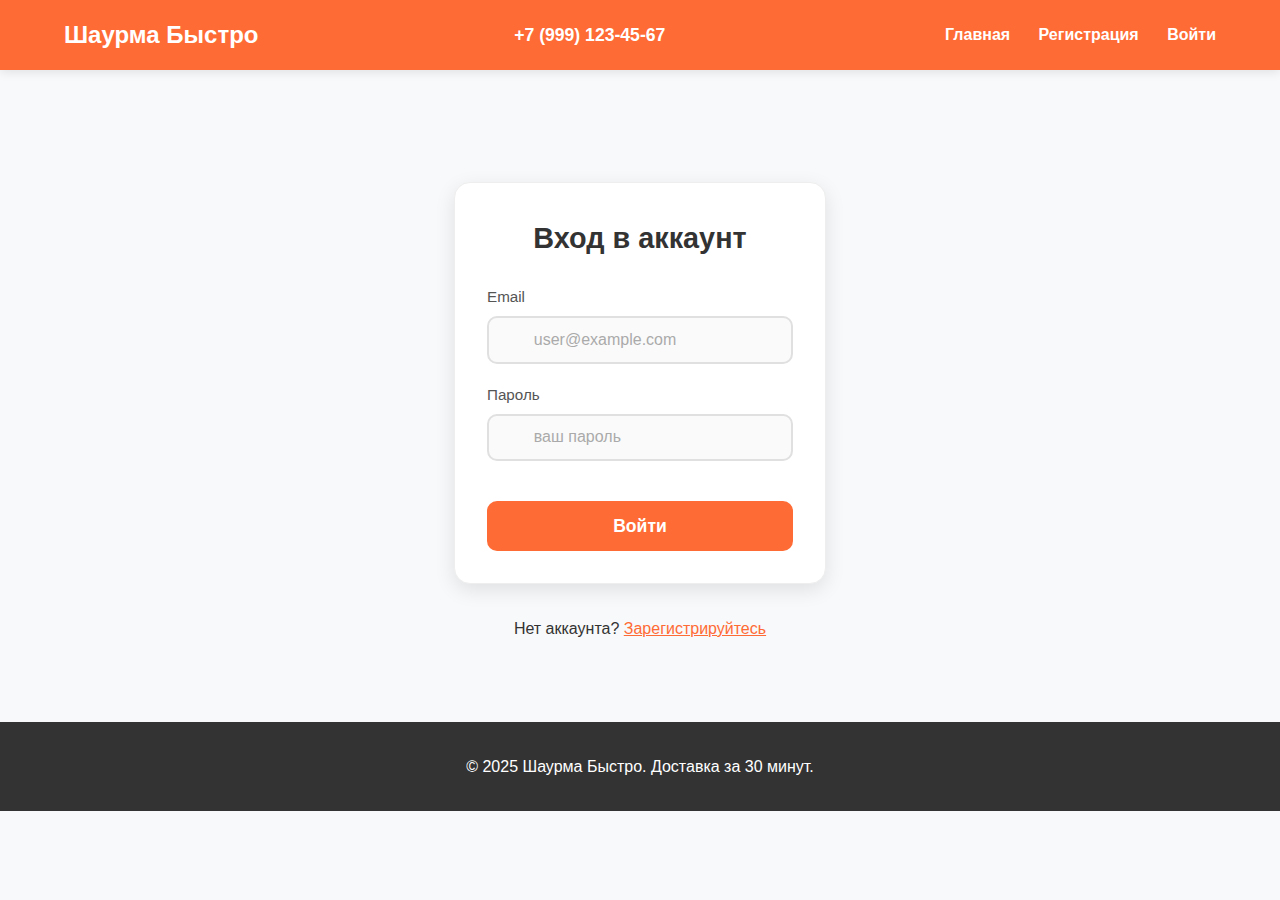
<file: add-product.html>
<!DOCTYPE html>
<html lang="ru">
<head>
  <meta charset="UTF-8" />
  <meta name="viewport" content="width=device-width, initial-scale=1.0"/>
  <title>Добавить товар — Шаурма Быстро</title>
  <link rel="stylesheet" href="css/style.css" />
</head>
<body>
  <!-- Шапка сайта -->
  <header class="header">
    <div class="logo" onclick="location.href='index.html'">
      Шаурма Быстро
    </div>
    <div class="contacts">
      +7 (999) 123-45-67
    </div>
    <nav class="nav" id="main-nav">
      <a href="profile.html">Личный кабинет</a>
      <!-- Кнопка выхода добавится через JS -->
    </nav>
  </header>

  <!-- Основной контент -->
  <main class="main-content" style="max-width: 600px; margin: 3rem auto;">
    <form id="product-form" class="auth-form">
      <h1>Добавить товар</h1>

      <div class="input-container">
        <label>Название</label>
        <input type="text" id="name" required placeholder="Классическая шаурма" />
      </div>

      <div class="input-container">
        <label>Цена (₽)</label>
        <input type="number" id="price" required min="10" placeholder="250" />
      </div>

      <div class="input-container">
        <label>Описание</label>
        <textarea id="description" required rows="2" placeholder="С курицей, овощами и чесночным соусом"></textarea>
      </div>

      <div class="input-container">
        <label>Категория</label>
        <select id="category" required>
          <option value="шаурма">Шаурма</option>
          <option value="напитки">Напитки</option>
          <option value="картошка">Картошка</option>
          <option value="соусы">Соусы</option>
        </select>
      </div>

      <div class="input-container">
        <label>Ссылка на изображение</label>
        <input type="url" id="image" required placeholder="https://placehold.co/150x150/orange/white?text=Шаурма" />
      </div>

      <button type="submit" class="btn-checkout">Добавить товар</button>
      <p style="margin-top: 2rem; font-size: 0.9rem; color: #666;">
        После добавления товаров нажмите кнопку ниже, чтобы сохранить базу данных.
      </p>
      <button onclick="exportDatabase()" class="btn-checkout">
        Экспортировать базу в файл
      </button>

      <!-- Кнопка: обновить из database.json -->
      <button 
        onclick="reloadFromDatabase()" 
        style="background: #1976D2; color: white; padding: 0.8rem; border: none; border-radius: 8px; font-size: 1rem; margin-top: 1rem; width: 100%;">
        Обновить базу из database.json
      </button>
    </form>
  </main>

  <!-- Подвал -->
  <footer class="footer">
    <p>© 2025 Шаурма Быстро. Только для сотрудников.</p>
  </footer>

  <!-- Подключаем JS -->
  <script src="js/logging.js"></script>
  <script src="js/auth.js"></script>
  <script src="js/add-product.js"></script>

</body>
</html>
</file>
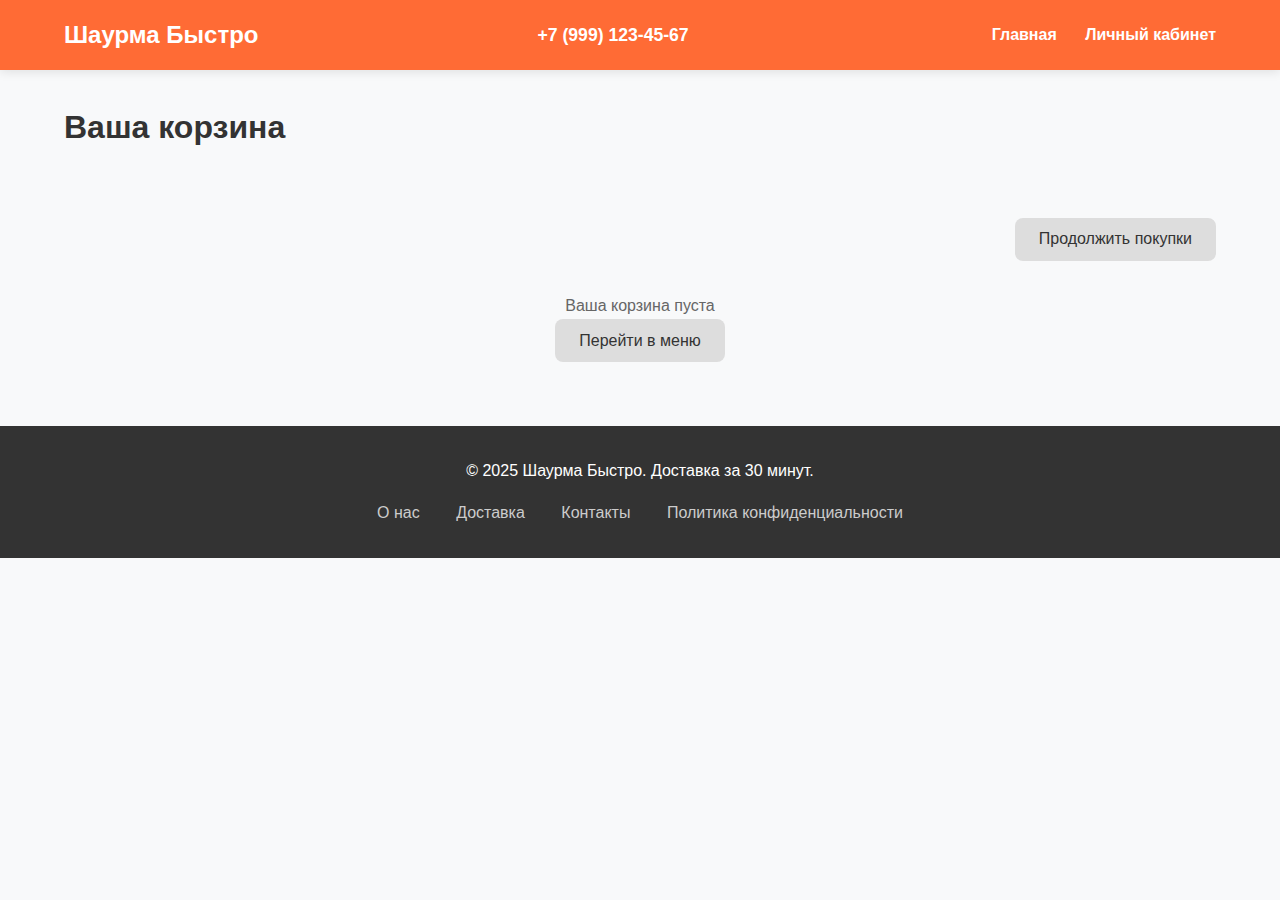
<file: cart.html>
<!DOCTYPE html>
<html lang="ru">
<head>
  <meta charset="UTF-8" />
  <meta name="viewport" content="width=device-width, initial-scale=1.0"/>
  <title>Корзина — Шаурма Быстро</title>
  <link rel="stylesheet" href="css/style.css" />
</head>
<body>
  <!-- Шапка сайта -->
  <header class="header">
    <div class="logo" onclick="location.href='index.html'">
      Шаурма Быстро
    </div>
    <div class="contacts">
      +7 (999) 123-45-67
    </div>
    <nav class="nav">
      <a href="index.html">Главная</a>
      <a href="profile.html">Личный кабинет</a>
    </nav>
  </header>

  <!-- Основной контент -->
  <main class="main-content">
    <h1>Ваша корзина</h1>

    <!-- Список товаров -->
    <div id="cart-items" class="cart-items">
      <!-- Товары будут добавлены через JavaScript -->
    </div>

    <!-- Итоговая сумма -->
    <div class="cart-total" id="cart-total">
      Общая сумма: <strong>0 ₽</strong>
    </div>

    <!-- Кнопки -->
    <div class="cart-actions">
      <button onclick="location.href='index.html'" class="btn-back">
        Продолжить покупки
      </button>
      <button onclick="location.href='checkout.html'" id="checkout-btn" class="btn-checkout">
        Оформить заказ
      </button>
    </div>

    <!-- Если корзина пуста -->
    <div id="empty-cart" style="display: none; text-align: center; color: #666; margin-top: 2rem;">
      <p>Ваша корзина пуста</p>
      <button onclick="location.href='index.html'" class="btn-back">
        Перейти в меню
      </button>
    </div>
  </main>

  <!-- Подвал -->
  <footer class="footer">
    <p>© 2025 Шаурма Быстро. Доставка за 30 минут.</p>
    <div class="links">
      <a href="#">О нас</a>
      <a href="#">Доставка</a>
      <a href="#">Контакты</a>
      <a href="#">Политика конфиденциальности</a>
    </div>
  </footer>

  <!-- Подключаем JS -->
  <script src="js/logging.js"></script>
  <script src="js/cart.js"></script>
  
</body>
</html>
</file>
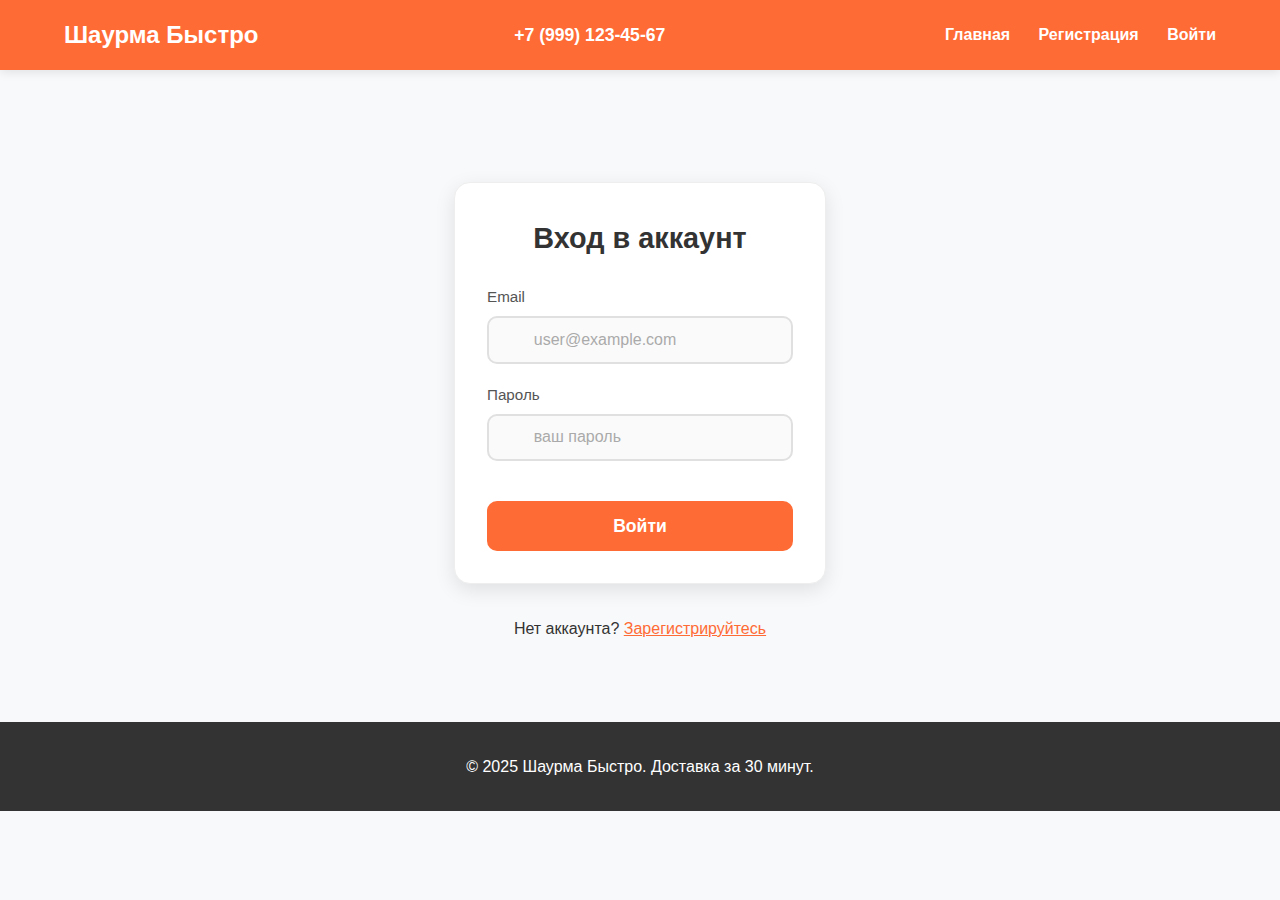
<file: checkout.html>
<!DOCTYPE html>
<html lang="ru">
<head>
  <meta charset="UTF-8" />
  <meta name="viewport" content="width=device-width, initial-scale=1.0"/>
  <title>Оформление заказа — Шаурма Быстро</title>
  <link rel="stylesheet" href="css/style.css" />
</head>
<body>
  <!-- Шапка сайта -->
  <header class="header">
    <div class="logo" onclick="location.href='index.html'">
      Шаурма Быстро
    </div>
    <div class="contacts">
      +7 (999) 123-45-67
    </div>
    <nav class="nav">
      <a href="cart.html">Корзина</a>
      <a href="profile.html">Личный кабинет</a>
    </nav>
  </header>

  <!-- Основной контент -->
  <main class="main-content">
    <h1>Оформление заказа</h1>

    <!-- Товары в заказе -->
    <section class="order-summary">
      <h2>Ваш заказ</h2>
      <div id="order-items" class="cart-items">
        <!-- Товары будут добавлены через JS -->
      </div>
      <div class="cart-total" id="order-total">
        Итого: <strong>0 ₽</strong>
      </div>
    </section>

    <!-- Форма заказа -->
    <section class="checkout-form">
      <h2>Данные для доставки</h2>
      <form id="delivery-form">
        <label>
          Адрес доставки:
          <input type="text" id="address" required placeholder="ул. Ленина, д. 5, кв. 10" />
        </label>

        <label>
          Способ оплаты:
          <select id="payment" required>
            <option value="card">Картой курьеру</option>
            <option value="cash">Наличными</option>
          </select>
        </label>

        <label>
          Комментарий к заказу:
          <textarea id="comment" rows="3" placeholder="Например: не звонить, оставить у двери"></textarea>
        </label>

        <button type="submit" class="btn-checkout">Подтвердить заказ</button>
      </form>
    </section>

    <!-- Сообщение об успехе -->
    <div id="success-message" style="display: none; text-align: center; color: #4CAF50; margin: 2rem 0;">
      <h2>Заказ принят!</h2>
      <p>Номер вашего заказа: <strong id="order-number"></strong></p>
      <p>Скоро с вами свяжется оператор.</p>
      <button onclick="location.href='index.html'" class="btn-back">На главную</button>
    </div>
  </main>

  <!-- Подвал -->
  <footer class="footer">
    <p>© 2025 Шаурма Быстро. Доставка за 30 минут.</p>
    <div class="links">
      <a href="#">О нас</a>
      <a href="#">Доставка</a>
      <a href="#">Контакты</a>
      <a href="#">Политика конфиденциальности</a>
    </div>
  </footer>

  <!-- Подключаем JS -->
  <script src="js/logging.js"></script>
  <script src="js/checkout.js"></script>
  
</body>
</html>
</file>
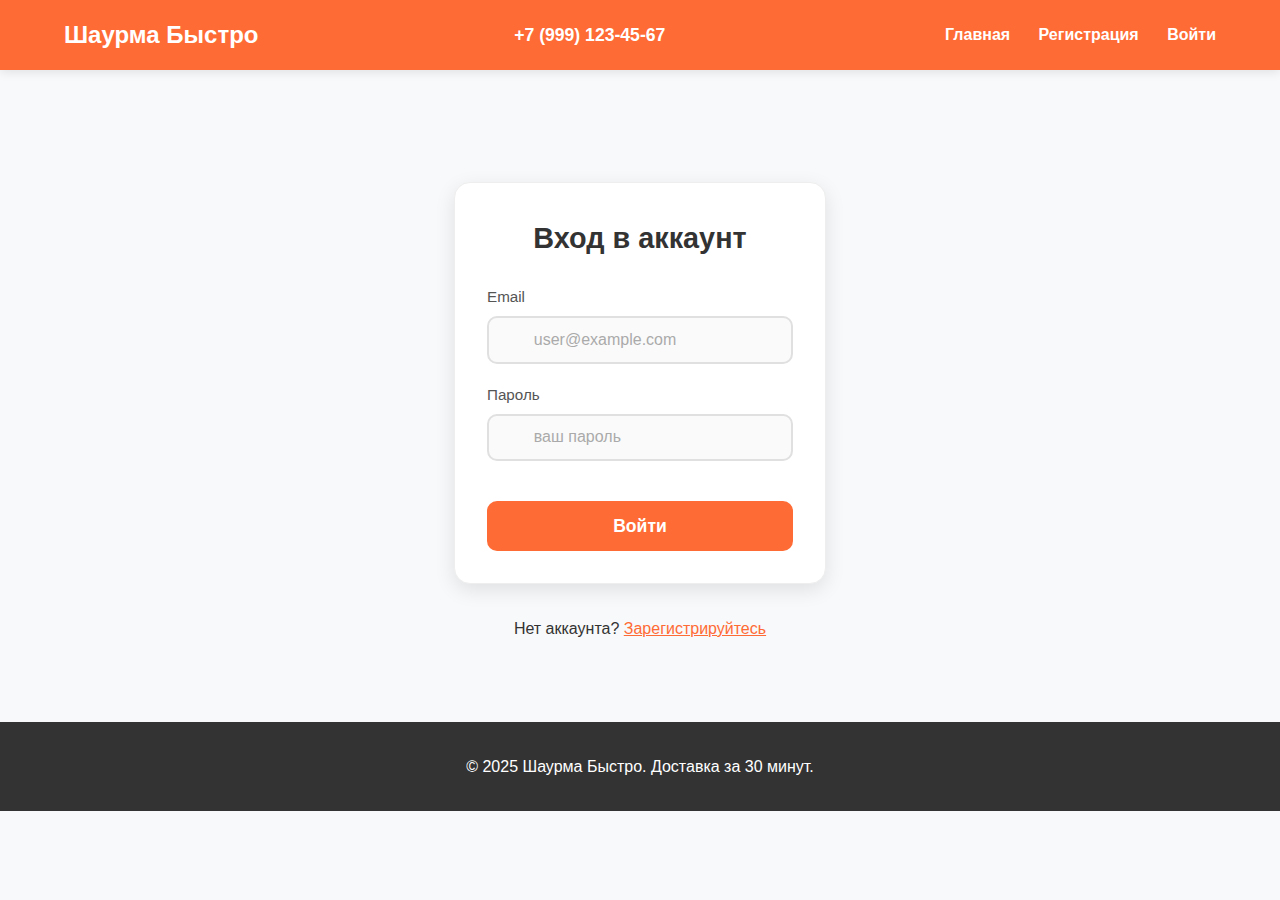
<file: courier.html>
<!DOCTYPE html>
<html lang="ru">
<head>
  <meta charset="UTF-8" />
  <meta name="viewport" content="width=device-width, initial-scale=1.0"/>
  <title>Курьер — Шаурма Быстро</title>
  <link rel="stylesheet" href="css/style.css" />
</head>
<body>
  <!-- Шапка сайта -->
  <header class="header">
    <div class="logo" onclick="location.href='index.html'">
      Шаурма Быстро
    </div>
    <div class="contacts">
      +7 (999) 123-45-67
    </div>
    <nav class="nav" id="main-nav">
      <a href="profile.html">Личный кабинет</a>
      <!-- Выход добавится через JS -->
    </nav>
  </header>

  <!-- Основной контент -->
    <main class="main-content">
    <h1>Мои заказы</h1>

    <!-- Можно взять -->
    <section>
        <h2>Можно взять <span id="available-count">0</span></h2>
        <div id="available-orders" class="orders-section"></div>
    </section>

    <!-- В пути -->
    <section>
        <h2>В пути <span id="my-orders-count">0</span></h2>
        <div id="my-orders" class="orders-section"></div>
    </section>

    <!-- Закрытые -->
    <section>
        <h2>Закрытые <span id="closed-count">0</span></h2>
        <div id="closed-orders" class="orders-section"></div>
    </section>
    </main>

  <!-- Подвал -->
  <footer class="footer">
    <p>© 2025 Шаурма Быстро. Только для курьеров.</p>
  </footer>

  <!-- Подключаем JS -->
  <script src="js/logging.js"></script>
  <script src="js/auth.js"></script>
  <script src="js/courier.js"></script>

</body>
</html>
</file>
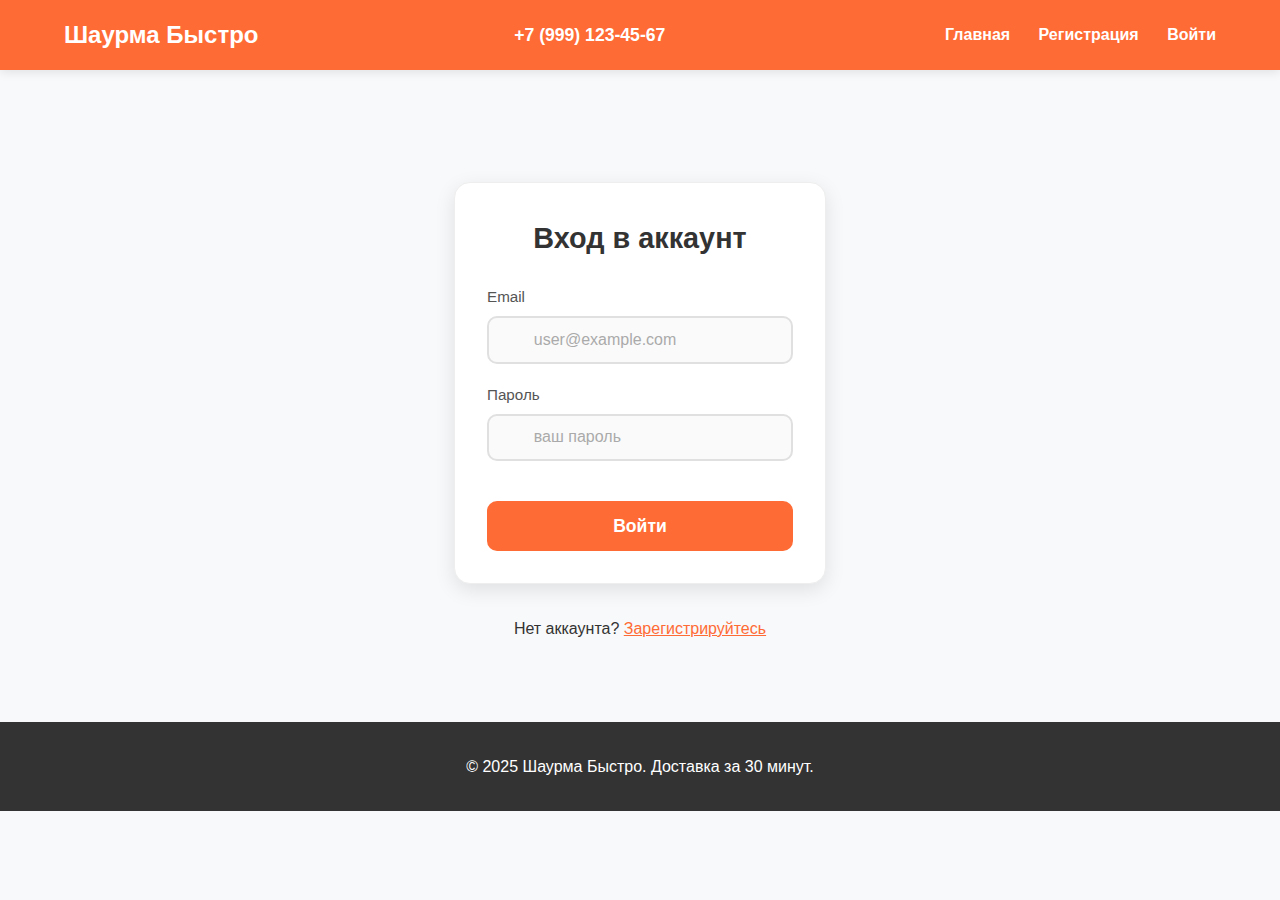
<file: login.html>
<!DOCTYPE html>
<html lang="ru">
<head>
  <meta charset="UTF-8" />
  <meta name="viewport" content="width=device-width, initial-scale=1.0"/>
  <title>Вход — Шаурма Быстро</title>
  <link rel="stylesheet" href="css/style.css" />
</head>
<body>
  <!-- Шапка сайта -->
  <header class="header">
    <div class="logo" onclick="location.href='index.html'">
      Шаурма Быстро
    </div>
    <div class="contacts">
      +7 (999) 123-45-67
    </div>
    <nav class="nav">
      <a href="index.html">Главная</a>
      <a href="register.html">Регистрация</a>
    </nav>
  </header>

  <!-- Основной контент -->
  <main class="main-content" style="max-width: 500px; margin: 3rem auto;">
    <form id="login-form" class="auth-form">
      <h1>Вход в аккаунт</h1>

      <div class="input-container">
        <label>Email</label>
        <input type="email" id="email" required placeholder="user@example.com" />
      </div>

      <div class="input-container">
        <label>Пароль</label>
        <input type="password" id="password" required minlength="4" placeholder="ваш пароль" />
      </div>

      <div id="error-message" style="color: #c62828; margin: 1rem 0; display: none;"></div>

      <button type="submit">Войти</button>
    </form>

    <p style="text-align: center; margin-top: 1.5rem;">
      Нет аккаунта? <a href="register.html" style="color: #ff6b35;">Зарегистрируйтесь</a>
    </p>
  </main>

  <!-- Подвал -->
  <footer class="footer">
    <p>© 2025 Шаурма Быстро. Доставка за 30 минут.</p>
  </footer>

  <!-- Подключаем JS -->
  <script src="js/logging.js"></script>
  <script src="js/auth.js"></script>
</body>
</html>
</file>
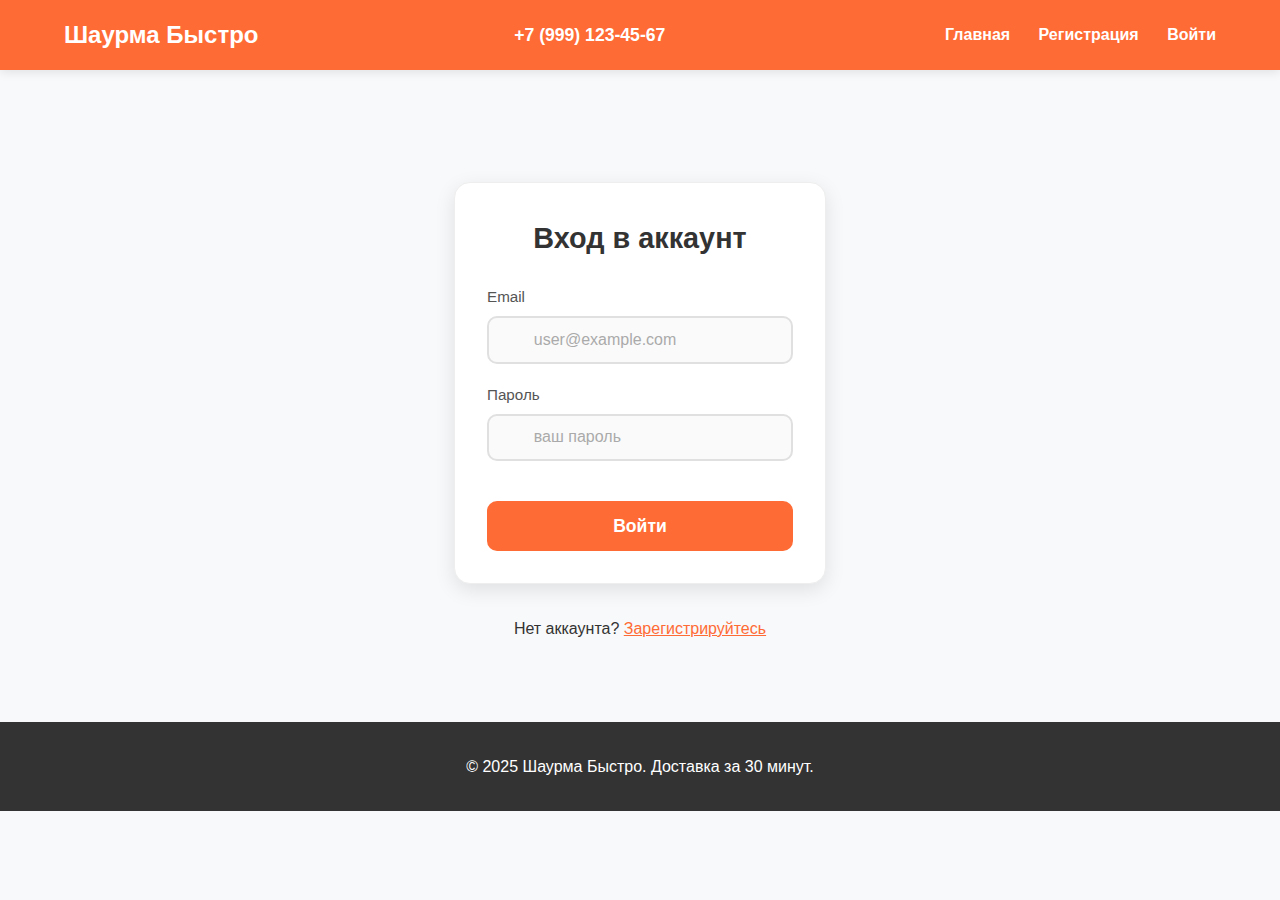
<file: orders-manager.html>
<!DOCTYPE html>
<html lang="ru">
<head>
  <meta charset="UTF-8" />
  <meta name="viewport" content="width=device-width, initial-scale=1.0"/>
  <title>Заказы — Менеджер</title>
  <link rel="stylesheet" href="css/style.css" />
</head>
<body>
  <!-- Шапка сайта -->
  <header class="header">
    <div class="logo" onclick="location.href='index.html'">
      Шаурма Быстро
    </div>
    <div class="contacts">
      +7 (999) 123-45-67
    </div>
    <nav class="nav" id="main-nav">
      <a href="profile.html">Личный кабинет</a>
      <a href="add-product.html">Добавить товар</a>
      <!-- Выход добавится через JS -->
    </nav>
  </header>

  <!-- Основной контент -->
  <main class="main-content">
    <h1>Все заказы</h1>
    <p>Всего заказов: <strong id="total-orders">0</strong></p>
    <div id="orders-list">
      <!-- Заказы будут добавлены через JS -->
    </div>
  </main>

  <!-- Подвал -->
  <footer class="footer">
    <p>© 2025 Шаурма Быстро. Панель менеджера.</p>
  </footer>

  <!-- Подключаем JS -->
  <script src="js/logging.js"></script>
  <script src="js/auth.js"></script>
  <script src="js/orders-manager.js"></script>
</body>
</html>
</file>
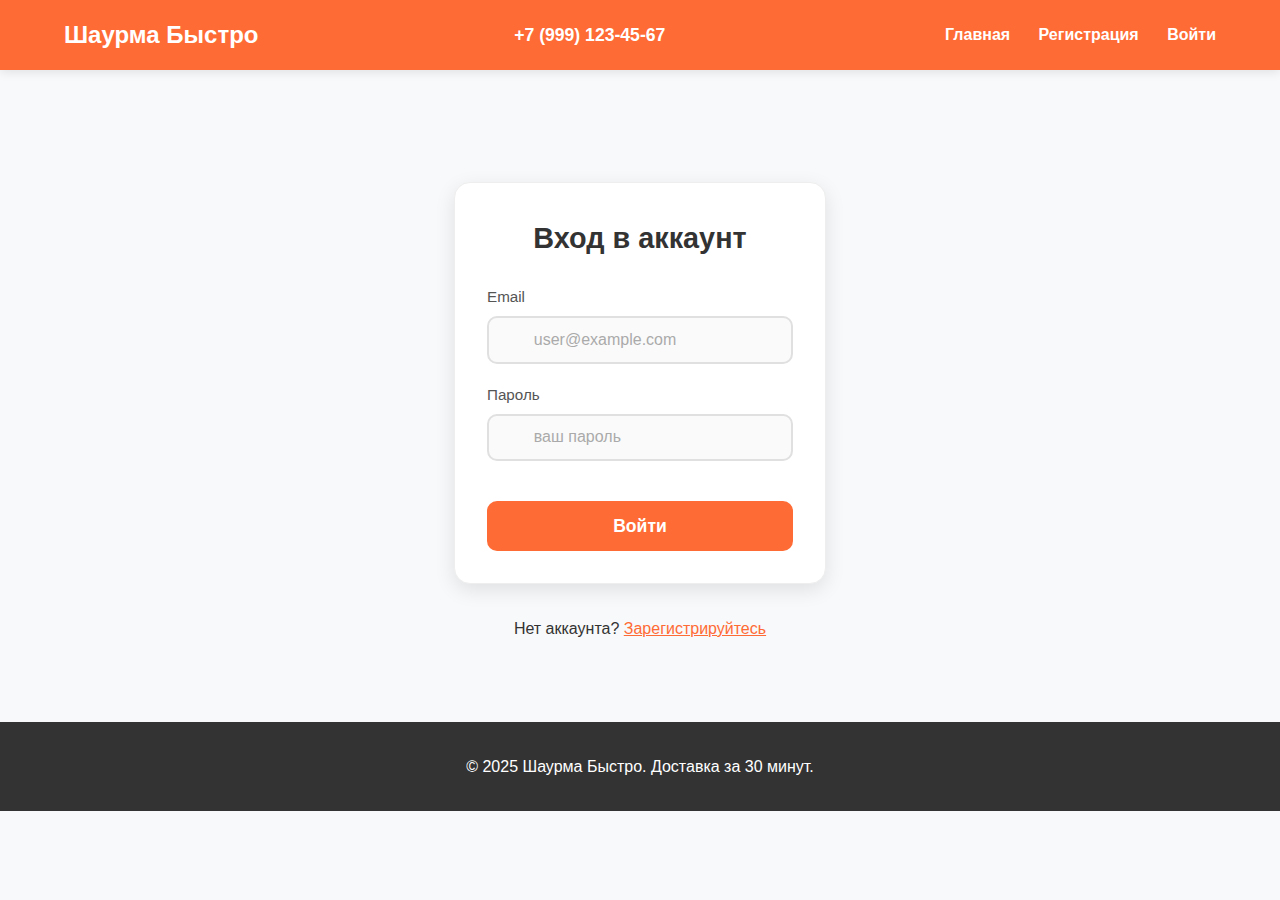
<file: profile.html>
<!DOCTYPE html>
<html lang="ru">
<head>
  <meta charset="UTF-8" />
  <meta name="viewport" content="width=device-width, initial-scale=1.0"/>
  <title>Личный кабинет — Шаурма Быстро</title>
  <link rel="stylesheet" href="css/style.css" />
</head>
<body>
  <!-- Шапка сайта -->
  <header class="header">
    <div class="logo" onclick="location.href='index.html'">
      Шаурма Быстро
    </div>
    <div class="contacts">
      +7 (999) 123-45-67
    </div>
    <nav class="nav">
    <a href="cart.html">Корзина</a>
    </nav>
  </header>

  <!-- Основной контент -->
  <main class="main-content">
    <h1>Личный кабинет</h1>

    <!-- Блок: Данные пользователя -->
    <section class="profile-section">
      <h2>Ваши данные</h2>
      <div id="profile-info">
        <p><strong>Имя:</strong> <span id="user-name">—</span></p>
        <p><strong>Email:</strong> <span id="user-email">—</span></p>
        <p><strong>Телефон:</strong> <span id="user-phone">—</span></p>
        <p><strong>Адрес доставки:</strong> <span id="user-address">—</span></p>
      </div>
      <button id="edit-btn" class="btn-checkout" style="margin-top: 1rem;">Редактировать</button>
    </section>

    <!-- Форма редактирования -->
    <section id="edit-form-section" style="display: none;">
      <h2>Редактировать данные</h2>
      <form id="edit-form">
        <label>
          Имя:
          <input type="text" id="edit-name" required />
        </label>
        <label>
          Телефон:
          <input type="tel" id="edit-phone" placeholder="+7 (999) 123-45-67" />
        </label>
        <label>
          Адрес:
          <input type="text" id="edit-address" placeholder="ул. Ленина, д. 5, кв. 10" />
        </label>
        <div style="display: flex; gap: 1rem; margin-top: 1rem;">
          <button type="submit" class="btn-checkout">Сохранить</button>
          <button type="button" onclick="cancelEdit()" class="btn-back">Отмена</button>
        </div>
      </form>
    </section>

    <!-- История заказов -->
    <section class="profile-section">
      <h2>История заказов</h2>
      <div id="orders-list">
        <!-- Заказы будут добавлены через JS -->
      </div>
    </section>
  </main>

  <!-- Подвал -->
  <footer class="footer">
    <p>© 2025 Шаурма Быстро. Доставка за 30 минут.</p>
    <div class="links">
      <a href="#">О нас</a>
      <a href="#">Доставка</a>
      <a href="#">Контакты</a>
      <a href="#">Политика конфиденциальности</a>
    </div>
  </footer>

  <!-- Подключаем JS -->
  <script src="js/logging.js"></script>
  <script src="js/auth.js"></script>
  <script src="js/profile.js"></script>
</body>
</html>
</file>
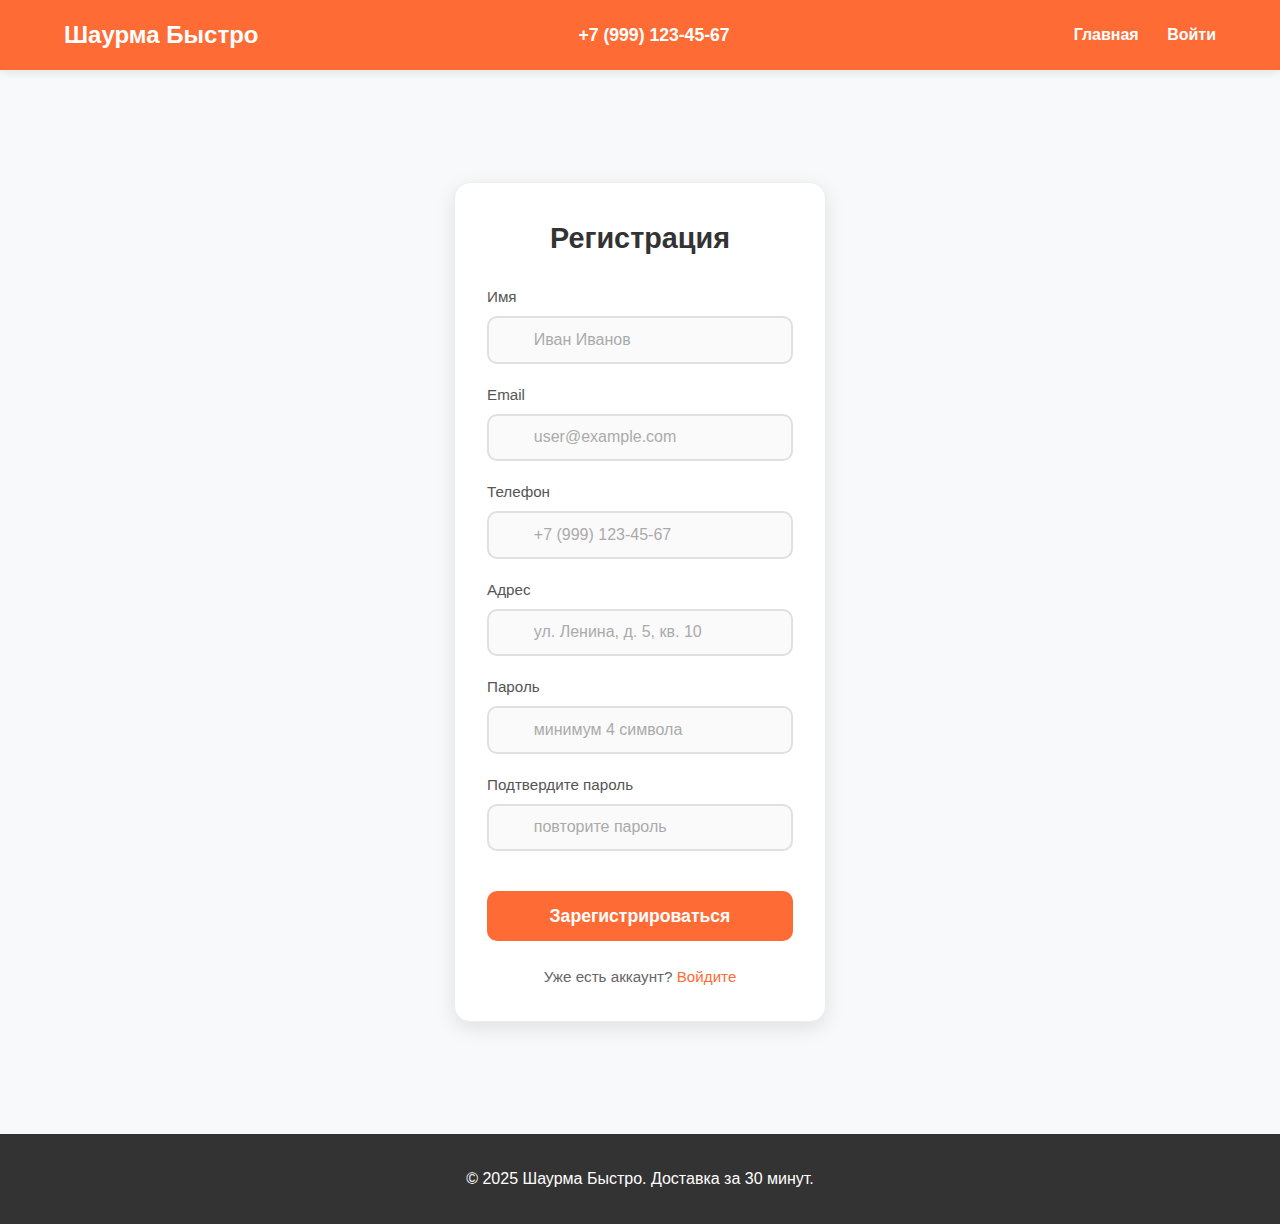
<file: register.html>
<!DOCTYPE html>
<html lang="ru">
<head>
  <meta charset="UTF-8" />
  <meta name="viewport" content="width=device-width, initial-scale=1.0"/>
  <title>Регистрация — Шаурма Быстро</title>
  <link rel="stylesheet" href="css/style.css" />
</head>
<body>
  <!-- Шапка сайта -->
  <header class="header">
    <div class="logo" onclick="location.href='index.html'">
      Шаурма Быстро
    </div>
    <div class="contacts">
      +7 (999) 123-45-67
    </div>
    <nav class="nav">
      <a href="index.html">Главная</a>

    </nav>
  </header>

  <!-- Основной контент -->
  <main class="main-content" style="max-width: 500px; margin: 3rem auto;">
    <form id="register-form" class="auth-form">
      <h1>Регистрация</h1>
      <div class="input-container">
        <label>Имя</label>
        <input type="text" id="name" required placeholder="Иван Иванов" />
      </div>

      <div class="input-container">
        <label>Email</label>
        <input type="email" id="email" required placeholder="user@example.com" />
      </div>

      <div class="input-container">
        <label>Телефон</label>
        <input type="tel" id="phone" placeholder="+7 (999) 123-45-67" />
      </div>

      <div class="input-container">
        <label>Адрес</label>
        <input type="text" id="address" placeholder="ул. Ленина, д. 5, кв. 10" />
      </div>

      <div class="input-container">
        <label>Пароль</label>
        <input type="password" id="password" required minlength="4" placeholder="минимум 4 символа" />
      </div>

      <div class="input-container">
        <label>Подтвердите пароль</label>
        <input type="password" id="confirm-password" required minlength="4" placeholder="повторите пароль" />
      </div>

      <div id="error-message" style="color: #c62828; margin: 1rem 0; display: none;"></div>

      <button type="submit">Зарегистрироваться</button>

      <p>
        Уже есть аккаунт? <a href="login.html">Войдите</a>
      </p>
    </form>
  </main>

  <!-- Подвал -->
  <footer class="footer">
    <p>© 2025 Шаурма Быстро. Доставка за 30 минут.</p>
  </footer>

  <!-- Подключаем JS -->
  <script src="js/logging.js"></script>
  <script src="js/auth.js"></script>

</body>
</html>
</file>
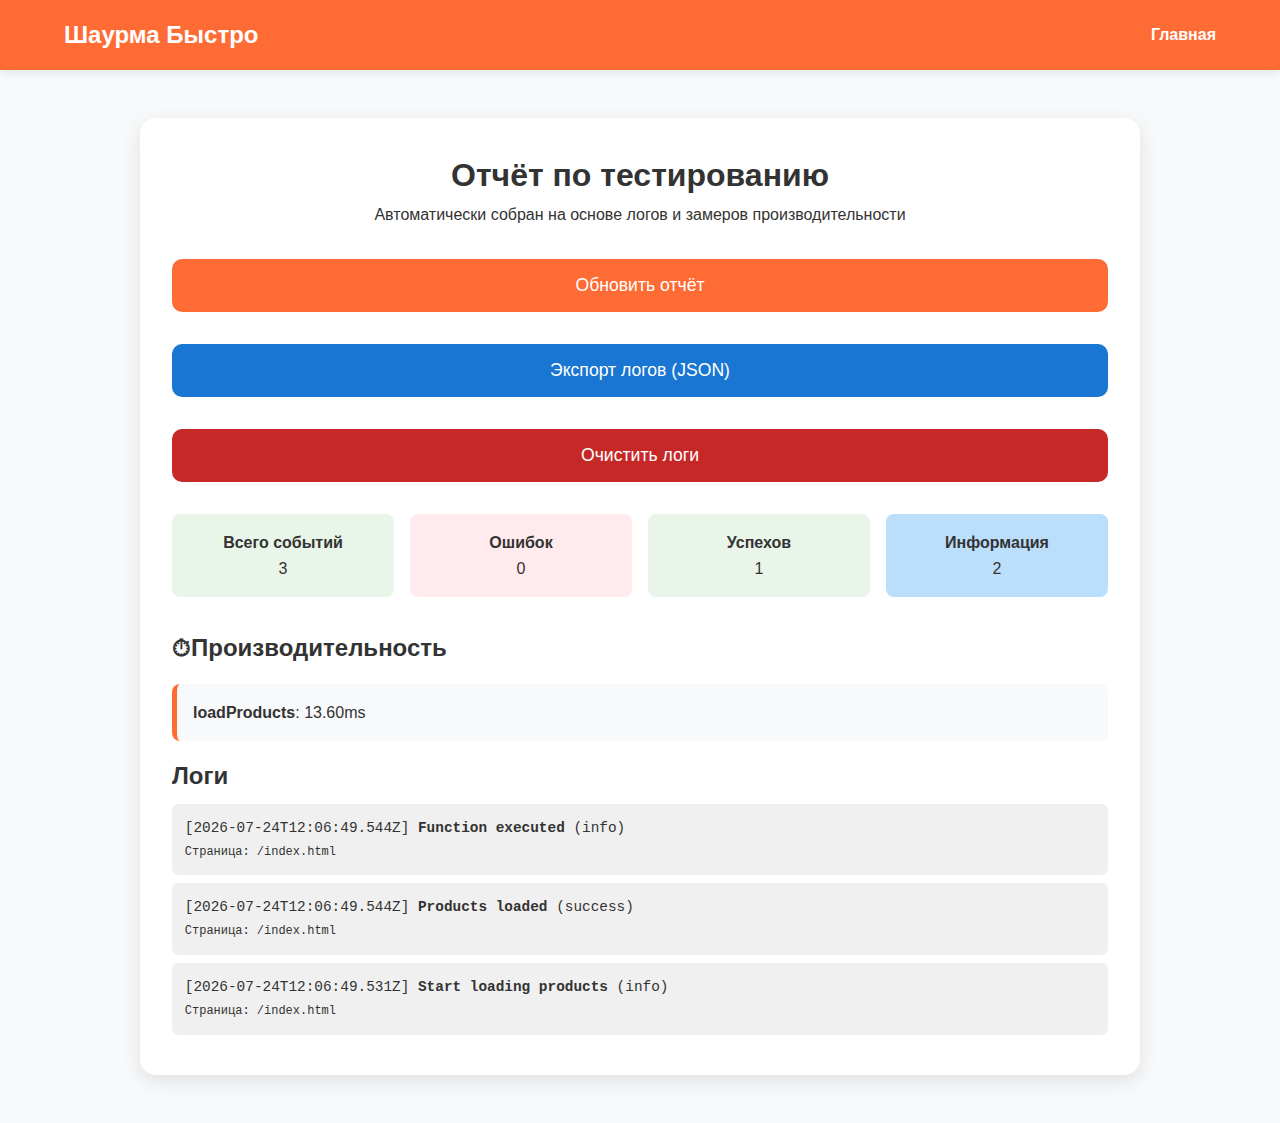
<file: testing-report.html>
<!DOCTYPE html>
<html lang="ru">
<head>
  <meta charset="UTF-8" />
  <title>Отчёт по тестированию</title>
  <link rel="stylesheet" href="css/style.css" />
  <style>
    .report-container {
      max-width: 1000px;
      margin: 3rem auto;
      padding: 2rem;
      background: white;
      border-radius: 16px;
      box-shadow: 0 6px 20px rgba(0,0,0,0.1);
    }
    .report-header {
      text-align: center;
      margin-bottom: 2rem;
      color: #333;
    }
    .metric {
      padding: 1rem;
      margin: 1rem 0;
      background: #f8f9fa;
      border-left: 5px solid #ff6b35;
      border-radius: 8px;
    }
    .log-entry {
      padding: 0.8rem;
      margin: 0.5rem 0;
      background: #f0f0f0;
      border-radius: 6px;
      font-family: monospace;
      font-size: 0.9rem;
    }
    .btn-report {
      display: block;
      width: 100%;
      padding: 1rem;
      background: #ff6b35;
      color: white;
      border: none;
      border-radius: 10px;
      font-size: 1.1rem;
      margin: 2rem 0;
      cursor: pointer;
    }
    .btn-report:hover {
      background: #e55a2e;
    }
    .summary {
      display: grid;
      grid-template-columns: repeat(auto-fit, minmax(200px, 1fr));
      gap: 1rem;
      margin: 2rem 0;
    }
    .summary-item {
      padding: 1rem;
      background: #e8f5e8;
      border-radius: 8px;
      text-align: center;
    }
  </style>
</head>
<body>
  <!-- Шапка -->
  <header class="header">
    <div class="logo" onclick="location.href='index.html'">Шаурма Быстро</div>
    <nav class="nav">
      <a href="index.html">Главная</a>
    </nav>
  </header>

  <!-- Основной контент -->
  <main class="report-container">
    <div class="report-header">
      <h1>Отчёт по тестированию</h1>
      <p>Автоматически собран на основе логов и замеров производительности</p>
    </div>

    <button onclick="generateReport()" class="btn-report">Обновить отчёт</button>
    <button onclick="Logger.exportLogs()" class="btn-report" style="background: #1976D2;">Экспорт логов (JSON)</button>
    <button onclick="Logger.clear(); location.reload()" class="btn-report" style="background: #c62828;">Очистить логи</button>

    <div id="summary" class="summary"></div>
    <div id="performance"></div>
    <div id="logs"></div>
  </main>

  <script src="js/logging.js"></script>
  <script>
    function generateReport() {
      const logs = Logger.getLogs();
      const container = document.getElementById('performance');
      const logsContainer = document.getElementById('logs');
      const summaryContainer = document.getElementById('summary');

      // Сброс
      container.innerHTML = '<h2>⏱Производительность</h2>';
      logsContainer.innerHTML = '<h2>Логи</h2>';
      summaryContainer.innerHTML = '';

      // Статистика
      const total = logs.length;
      const errors = logs.filter(l => l.level === 'error').length;
      const successes = logs.filter(l => l.level === 'success').length;
      const info = logs.filter(l => l.level === 'info').length;

      summaryContainer.innerHTML = `
        <div class="summary-item">
          <strong>Всего событий</strong><br>${total}
        </div>
        <div class="summary-item" style="background: #ffebee;">
          <strong>Ошибок</strong><br>${errors}
        </div>
        <div class="summary-item" style="background: #e8f5e8;">
          <strong>Успехов</strong><br>${successes}
        </div>
        <div class="summary-item" style="background: #bbdefb;">
          <strong>Информация</strong><br>${info}
        </div>
      `;

      // Производительность
      const perfLogs = logs.filter(l => l.action === 'Function executed');
      if (perfLogs.length > 0) {
        const perfList = document.createElement('div');
        perfLogs.forEach(log => {
          const div = document.createElement('div');
          div.className = 'metric';
          div.innerHTML = `<strong>${log.details.name}</strong>: ${log.details.duration}`;
          perfList.appendChild(div);
        });
        container.appendChild(perfList);
      } else {
        container.innerHTML += '<p>Нет данных о производительности.</p>';
      }

      // Все логи
      if (logs.length > 0) {
        logs.slice(-100).reverse().forEach(log => {
          const div = document.createElement('div');
          div.className = 'log-entry';
          div.innerHTML = `[${log.timestamp}] <strong>${log.action}</strong> (${log.level})<br>
                           <small>Страница: ${log.page}</small>`;
          logsContainer.appendChild(div);
        });
      } else {
        logsContainer.innerHTML += '<p>Логи пусты.</p>';
      }
    }

    // Автозагрузка
    window.onload = generateReport;
  </script>
</body>
</html>
</file>
<file: css/style.css>
* {
  margin: 0;
  padding: 0;
  box-sizing: border-box;
}

body {
  font-family: 'Segoe UI', Tahoma, Geneva, Verdana, sans-serif;
  background: #f8f9fa;
  color: #333;
  line-height: 1.6;
}

/* Шапка */
.header {
  display: flex;
  justify-content: space-between;
  align-items: center;
  padding: 1rem 5%;
  background: #ff6b35;
  color: white;
  font-weight: bold;
  box-shadow: 0 2px 10px rgba(0,0,0,0.1);
}

.logo {
  font-size: 1.5rem;
  cursor: pointer;
}

.contacts {
  font-size: 1.1rem;
}

.nav a {
  color: white;
  margin-left: 1.5rem;
  text-decoration: none;
}

/* Поиск */
.search-section {
  padding: 1.5rem 5%;
  text-align: center;
}

.search-section input {
  width: 80%;
  max-width: 500px;
  padding: 0.8rem;
  border: 2px solid #ddd;
  border-radius: 50px;
  font-size: 1rem;
  outline: none;
}

.search-section input:focus {
  border-color: #ff6b35;
}

/* Основной контент */
.main-content {
  padding: 2rem 5%;
}

.main-content h2 {
  margin: 2rem 0 1rem;
  color: #ff6b35;
  border-bottom: 2px solid #eee;
  padding-bottom: 0.5rem;
}

.products-container {
  display: flex;
  flex-wrap: wrap;
  gap: 1.5rem;
  margin-bottom: 3rem;
}

.product-card {
  background: white;
  border-radius: 12px;
  overflow: hidden; /* Важно: чтобы текст не вылезал */
  box-shadow: 0 4px 10px rgba(0,0,0,0.1);
  width: 200px;
  transition: transform 0.2s;
  display: flex;
  flex-direction: column;
}



.product-card img {
  width: 100%;
  height: 150px;
  object-fit: cover;
}

.product-card h3 {
  padding: 0.8rem 1rem 0.2rem;
  font-size: 1.1rem;
  margin: 0;
  overflow: hidden;
  text-overflow: ellipsis;
  white-space: nowrap;
}

.description {
  padding: 0 1rem;
  font-size: 0.9rem;
  color: #666;
  margin: 0;
  overflow: hidden;
  text-overflow: ellipsis;
  display: -webkit-box;
  -webkit-line-clamp: 2; /* Максимум 2 строки */
  -webkit-box-orient: vertical;
  line-height: 1.4;
  height: 40px; /* Фиксированная высота */
}

.price {
  padding: 0.5rem 1rem;
  font-weight: bold;
  color: #ff6b35;
  margin: 0;
}

.product-card button {
  width: 100%;
  padding: 0.8rem;
  background: #ff6b35;
  color: white;
  border: none;
  cursor: pointer;
  font-size: 1rem;
  transition: background 0.2s;
  margin: 0;
}



/* Подвал */
.footer {
  text-align: center;
  padding: 2rem 0;
  background: #333;
  color: white;
  margin-top: 2rem;
}

.footer .links {
  margin-top: 1rem;
}

.footer a {
  color: #ccc;
  margin: 0 1rem;
  text-decoration: none;
}


/* Стили для корзины */
.cart-items {
  margin: 2rem 0;
  display: flex;
  flex-direction: column;
  gap: 1rem;
}

.cart-item {
  display: flex;
  justify-content: space-between;
  align-items: center;
  background: white;
  padding: 1rem;
  border-radius: 12px;
  box-shadow: 0 2px 8px rgba(0,0,0,0.1);
  flex-wrap: wrap;
  gap: 1rem;
}

.cart-item-info {
  display: flex;
  align-items: center;
  gap: 1rem;
  flex: 1;
}

.cart-item-info img {
  border-radius: 8px;
}

.cart-item-info h3 {
  font-size: 1rem;
  margin: 0;
}

.cart-item-info p {
  margin: 0;
  font-size: 0.9rem;
  color: #666;
}

.cart-item-controls {
  display: flex;
  align-items: center;
  gap: 0.5rem;
}

.cart-item-controls button {
  width: 36px;
  height: 36px;
  border: 1px solid #ddd;
  background: white;
  font-size: 1.2rem;
  cursor: pointer;
  border-radius: 50%;
  display: flex;
  align-items: center;
  justify-content: center;
}



.btn-remove {
  background: #ffebee !important;
  color: #c62828 !important;
  border: 1px solid #ef9a9a !important;
}

.cart-item-price {
  font-weight: bold;
  color: #ff6b35;
  white-space: nowrap;
  font-size: 1.1rem;
}

.cart-total {
  font-size: 1.3rem;
  text-align: right;
  margin: 2rem 0;
  color: #333;
}

.cart-actions {
  display: flex;
  justify-content: flex-end;
  gap: 1rem;
  margin-top: 2rem;
}

.btn-back, .btn-checkout {
  padding: 0.8rem 1.5rem;
  border: none;
  border-radius: 8px;
  font-size: 1rem;
  cursor: pointer;
}

.btn-back {
  background: #ddd;
  color: #333;
}



.btn-checkout {
  background: #ff6b35;
  color: white;
}



/* Адаптивность */
@media (max-width: 600px) {
  .cart-item {
    flex-direction: column;
    align-items: flex-start;
  }
  .cart-item-controls,
  .cart-item-price {
    width: 100%;
    justify-content: flex-end;
    margin-top: 0.5rem;
  }
  .cart-total {
    text-align: center;
  }
  .cart-actions {
    flex-direction: column;
  }
}
/* === Стили для форм === */
.auth-form {
  max-width: 500px;
  margin: 2rem auto;
  padding: 2rem;
  background: white;
  border-radius: 16px;
  box-shadow: 0 6px 20px rgba(0, 0, 0, 0.1);
  border: 1px solid #eee;
}

.auth-form h1 {
  text-align: center;
  color: #333;
  margin-bottom: 1.5rem;
  font-size: 1.8rem;
}

.auth-form label {
  display: block;
  margin: 1.2rem 0 0.4rem;
  color: #555;
  font-weight: 500;
  font-size: 0.95rem;
}

.auth-form input {
  width: 100%;
  padding: 0.8rem 1rem 0.8rem 2.8rem; /* Место для иконки */
  border: 2px solid #e0e0e0;
  border-radius: 10px;
  font-size: 1rem;
  transition: all 0.3s ease;
  background-color: #fafafa;
  outline: none;
}

.auth-form input:focus {
  border-color: #ff6b35;
  background-color: white;
  box-shadow: 0 0 0 4px rgba(255, 107, 53, 0.1);
  transform: translateY(-1px);
}

.auth-form input::placeholder {
  color: #aaa;
}

/* Иконки внутри полей */
.auth-form .input-icon {
  position: absolute;
  left: 1rem;
  top: 50%;
  transform: translateY(-50%);
  color: #999;
  pointer-events: none;
  font-size: 1.1rem;
}

/* Контейнер с иконкой */
.auth-form .input-container {
  position: relative;
}

/* Кнопки */
.auth-form button {
  margin-top: 1.5rem;
  width: 100%;
  padding: 0.9rem;
  background: #ff6b35;
  color: white;
  border: none;
  border-radius: 10px;
  font-size: 1.1rem;
  font-weight: 600;
  cursor: pointer;
  transition: background 0.3s ease, transform 0.2s ease;
}


.auth-form button:active {
  transform: translateY(0);
}

/* Ссылка внизу */
.auth-form p {
  text-align: center;
  margin-top: 1.5rem;
  color: #666;
  font-size: 0.95rem;
}

.auth-form a {
  color: #ff6b35;
  text-decoration: none;
  font-weight: 500;
}



/* Адаптивность */
@media (max-width: 600px) {
  .auth-form {
    margin: 1rem;
    padding: 1.5rem;
  }

  .auth-form h1 {
    font-size: 1.5rem;
  }

  .auth-form input {
    padding: 0.7rem 1rem 0.7rem 2.4rem;
    font-size: 0.95rem;
  }

  .auth-form .input-icon {
    font-size: 1rem;
    left: 0.8rem;
  }
}
/* Карточки заказов */
.order-card {
  display: flex;
  align-items: center;
  gap: 1rem;
  padding: 1rem;
  background: white;
  border-radius: 12px;
  box-shadow: 0 2px 8px rgba(0,0,0,0.1);
  border: 1px solid #eee;
  flex-wrap: wrap;
  transition: transform 0.2s;
}



.order-info {
  flex: 2;
  min-width: 200px;
}

.order-date {
  color: #666;
  font-size: 0.9rem;
  margin-left: 0.5rem;
}

.order-items {
  flex: 2;
  color: #555;
  font-size: 0.95rem;
  min-width: 180px;
}

.order-status select {
  padding: 0.5rem;
  border: none;
  border-radius: 6px;
  color: white;
  font-weight: 500;
  cursor: pointer;
  min-width: 120px;
}

.order-actions {
  flex: 1;
  text-align: right;
}

.btn-details {
  background: #1976D2;
  color: white;
  border: none;
  padding: 0.5rem 1rem;
  border-radius: 6px;
  cursor: pointer;
  font-size: 0.9rem;
}



/* Модальное окно */
.modal {
  position: fixed;
  top: 0;
  left: 0;
  width: 100%;
  height: 100%;
  background: rgba(0,0,0,0.5);
  display: flex;
  justify-content: center;
  align-items: center;
  z-index: 1000;
  padding: 1rem;
}

.modal-content {
  background: white;
  border-radius: 16px;
  max-width: 500px;
  width: 100%;
  padding: 2rem;
  box-shadow: 0 10px 30px rgba(0,0,0,0.2);
}

.modal-content h2 {
  margin-top: 0;
  color: #333;
}

.items-list {
  margin-top: 1rem;
}

.item-line {
  display: flex;
  justify-content: space-between;
  padding: 0.5rem 0;
  border-bottom: 1px dashed #eee;
}

.item-line:last-child {
  border-bottom: none;
}

.modal-footer {
  margin-top: 1.5rem;
  text-align: right;
}

.btn-close {
  background: #ff6b35;
  color: white;
  border: none;
  padding: 0.8rem 1.5rem;
  border-radius: 8px;
  cursor: pointer;
  font-size: 1rem;
}



/* Анимации */
@keyframes slideIn {
  from { transform: translateX(100%); opacity: 0; }
  to { transform: translateX(0); opacity: 1; }
}
@keyframes fadeOut {
  to { opacity: 0; }
}
/* Секции заказов */
.orders-section {
  margin-bottom: 2rem;
  padding: 1rem;
  background: #f8f9fa;
  border-radius: 12px;
  min-height: 80px;
}

.orders-section h3 {
  margin: 0.5rem 0;
  font-size: 0.95rem;
  color: #555;
}

/* Кнопки для курьера */
.btn-take {
  background: #0d6efd;
  color: white;
  border: none;
  padding: 0.6rem 1rem;
  border-radius: 6px;
  cursor: pointer;
  font-size: 0.9rem;
}



.btn-deliver {
  background: #198754;
  color: white;
  border: none;
  padding: 0.6rem 1rem;
  border-radius: 6px;
  cursor: pointer;
  font-size: 0.9rem;
}
/* === Стили для форм === */
.auth-form {
  max-width: 500px;
  margin: 2rem auto;
  padding: 2rem;
  background: white;
  border-radius: 16px;
  box-shadow: 0 6px 20px rgba(0, 0, 0, 0.1);
  border: 1px solid #eee;
}

.auth-form h1 {
  text-align: center;
  color: #333;
  margin-bottom: 1.5rem;
  font-size: 1.8rem;
}

.auth-form label {
  display: block;
  margin: 1.2rem 0 0.4rem;
  color: #555;
  font-weight: 500;
  font-size: 0.95rem;
}

.auth-form input,
.auth-form select,
.auth-form textarea {
  width: 100%;
  padding: 0.8rem 1rem 0.8rem 2.8rem; /* Место для иконки */
  border: 2px solid #e0e0e0;
  border-radius: 10px;
  font-size: 1rem;
  transition: all 0.3s ease;
  background-color: #fafafa;
  outline: none;
}

.auth-form input:focus,
.auth-form select:focus,
.auth-form textarea:focus {
  border-color: #ff6b35;
  background-color: white;
  box-shadow: 0 0 0 4px rgba(255, 107, 53, 0.1);
  transform: translateY(-1px);
}

.auth-form input::placeholder,
.auth-form select::placeholder,
.auth-form textarea::placeholder {
  color: #aaa;
}

/* Иконки внутри полей */
.auth-form .input-icon {
  position: absolute;
  left: 1rem;
  top: 50%;
  transform: translateY(-50%);
  color: #999;
  pointer-events: none;
  font-size: 1.1rem;
}

/* Контейнер с иконкой */
.auth-form .input-container {
  position: relative;
  margin-bottom: 1rem;
}

/* Кнопки */
.auth-form button {
  margin-top: 1.5rem;
  width: 100%;
  padding: 0.9rem;
  background: #ff6b35;
  color: white;
  border: none;
  border-radius: 10px;
  font-size: 1.1rem;
  font-weight: 600;
  cursor: pointer;
  transition: background 0.3s ease, transform 0.2s ease;
}

.auth-form button:hover {
  background: #e55a2e;
  transform: translateY(-2px);
}

.auth-form button:active {
  transform: translateY(0);
}

/* Адаптивность */
@media (max-width: 600px) {
  .auth-form {
    margin: 1rem;
    padding: 1.5rem;
  }

  .auth-form h1 {
    font-size: 1.5rem;
  }

  .auth-form input,
  .auth-form select,
  .auth-form textarea {
    padding: 0.7rem 1rem 0.7rem 2.4rem;
    font-size: 0.95rem;
  }

  .auth-form .input-icon {
    font-size: 1rem;
    left: 0.8rem;
  }
}
</file>
